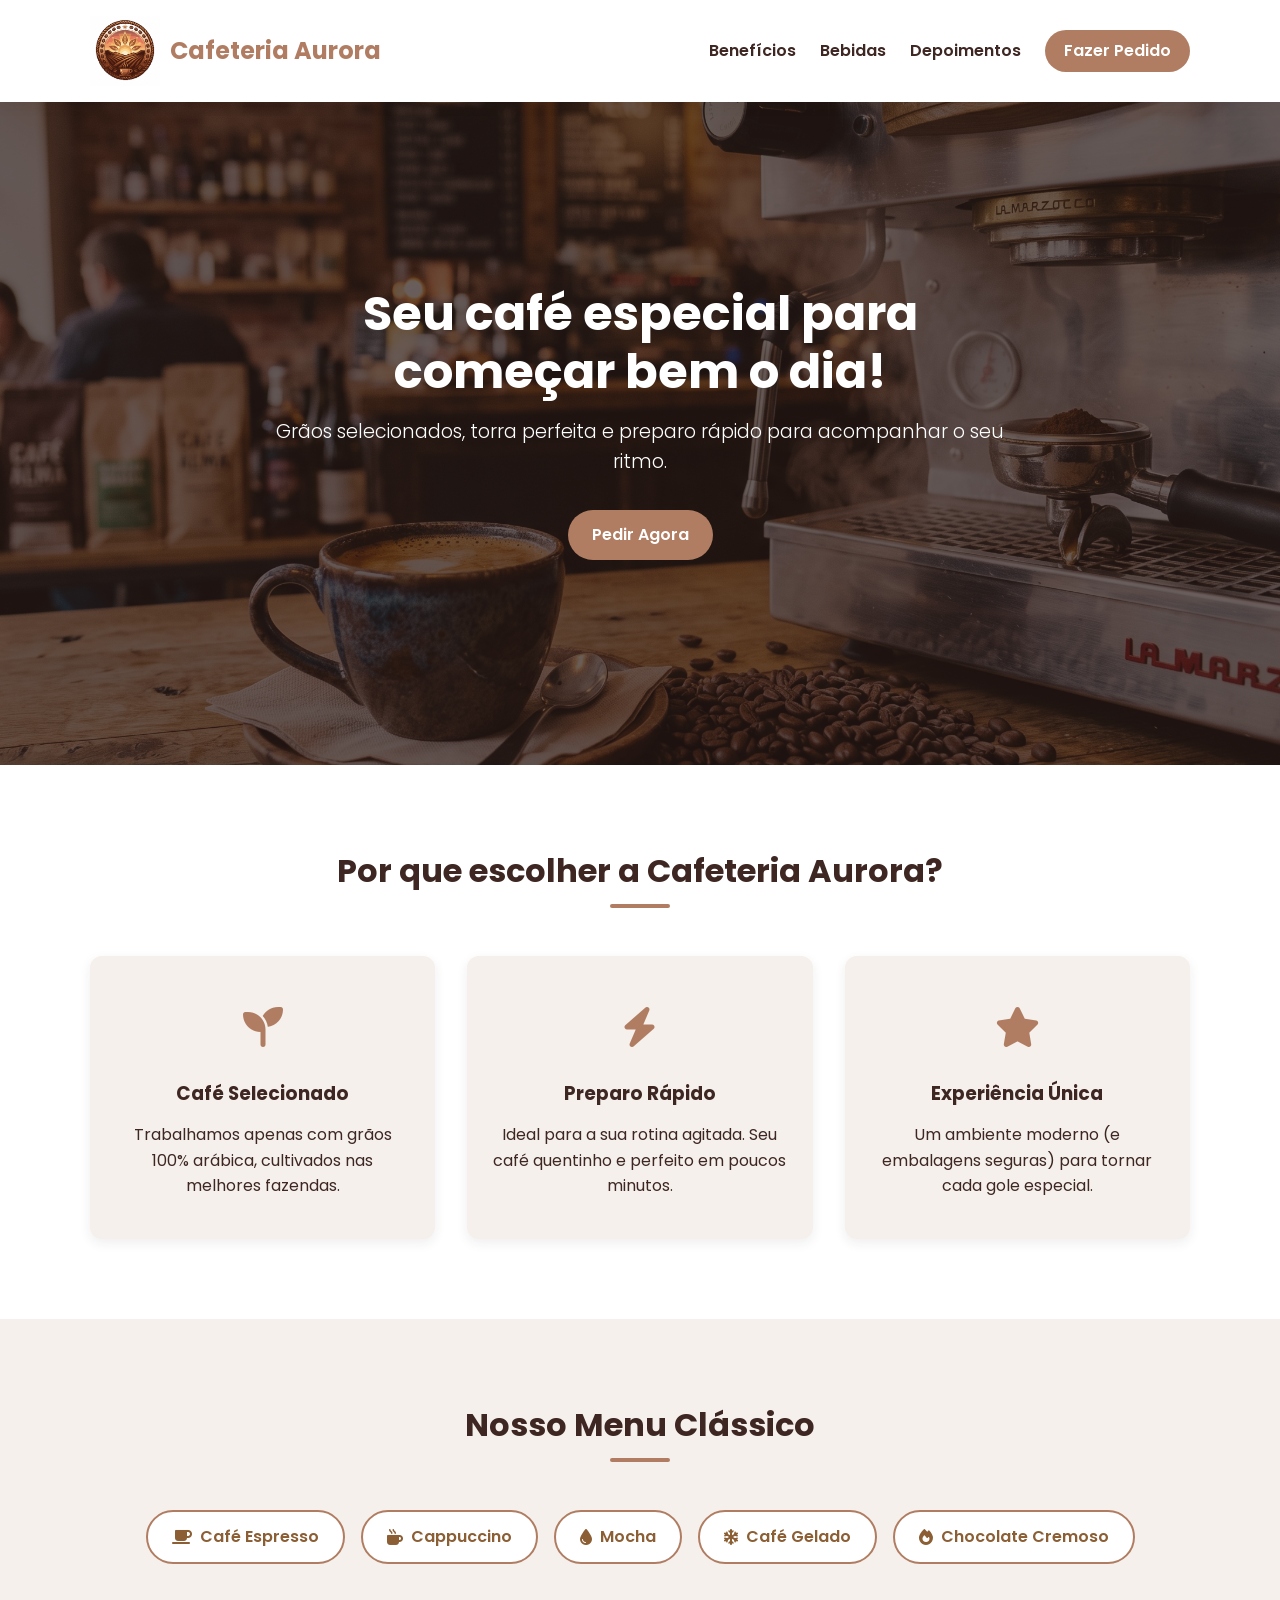
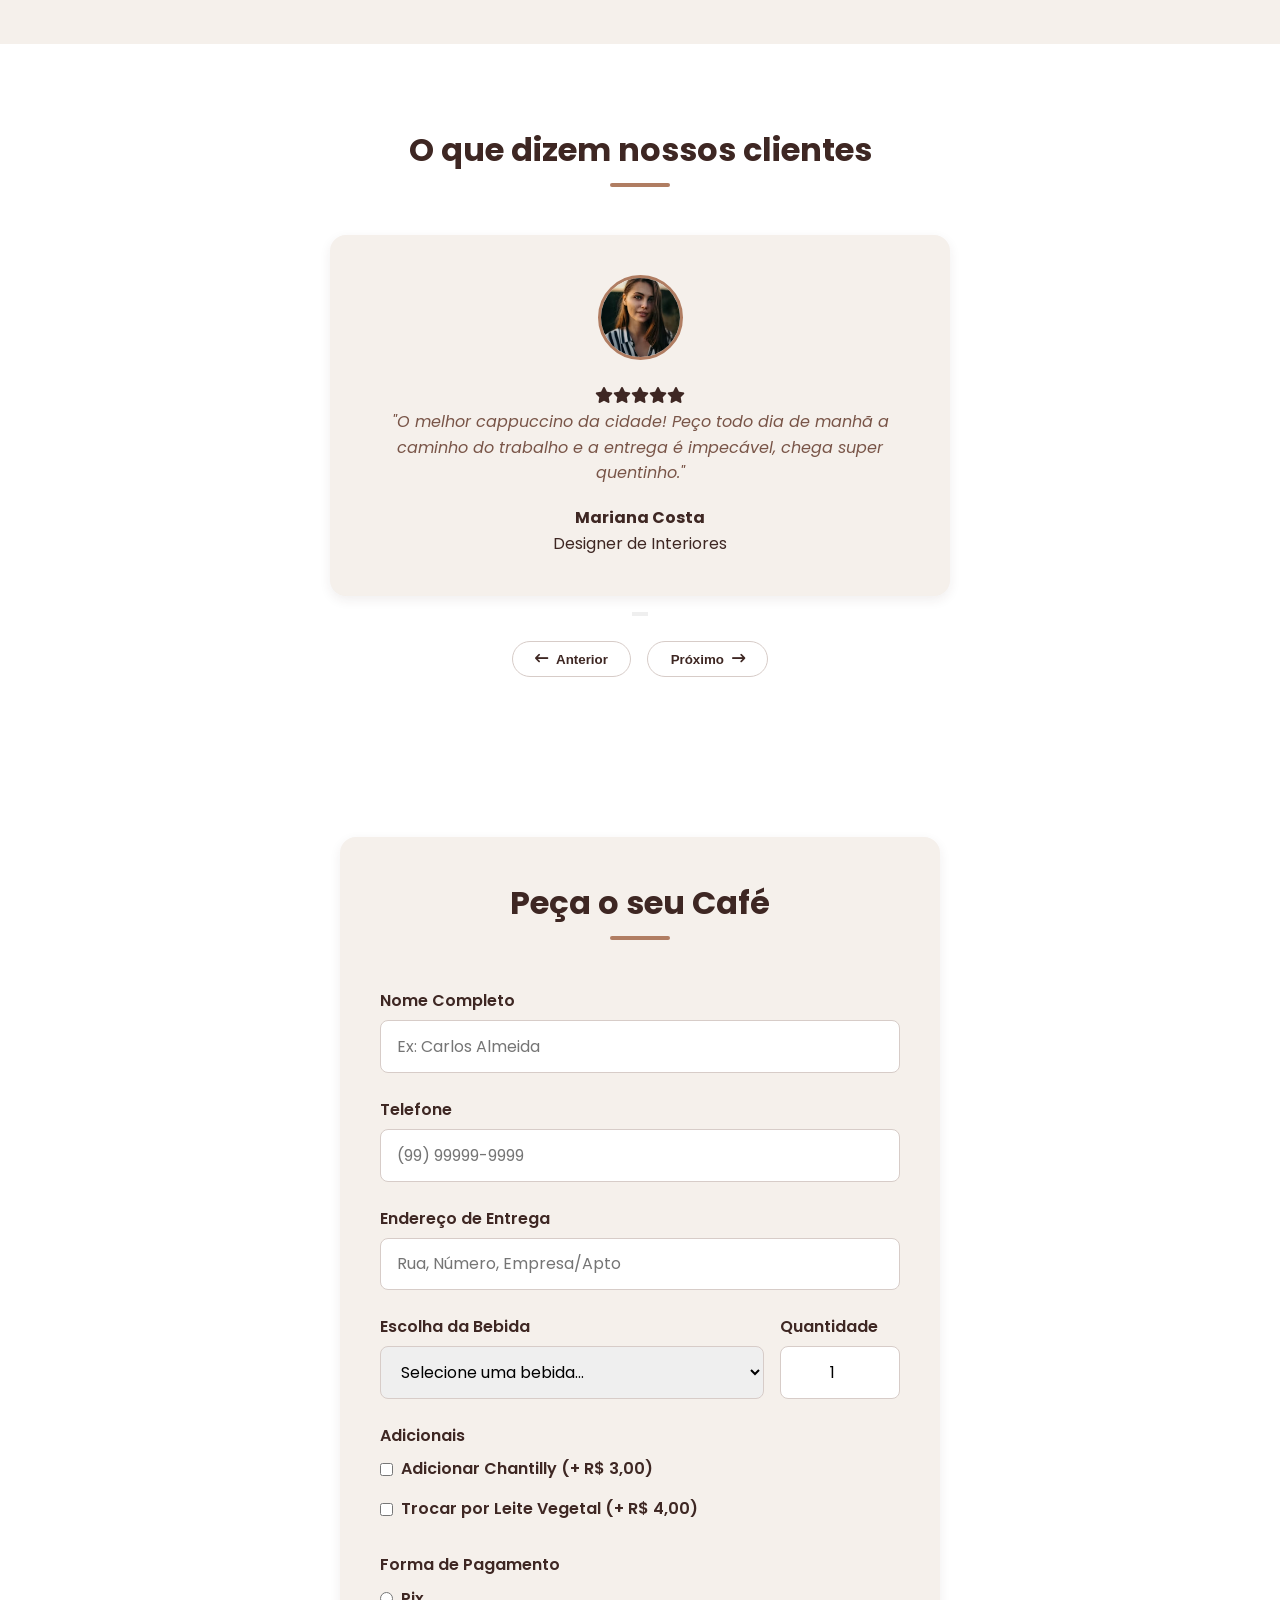
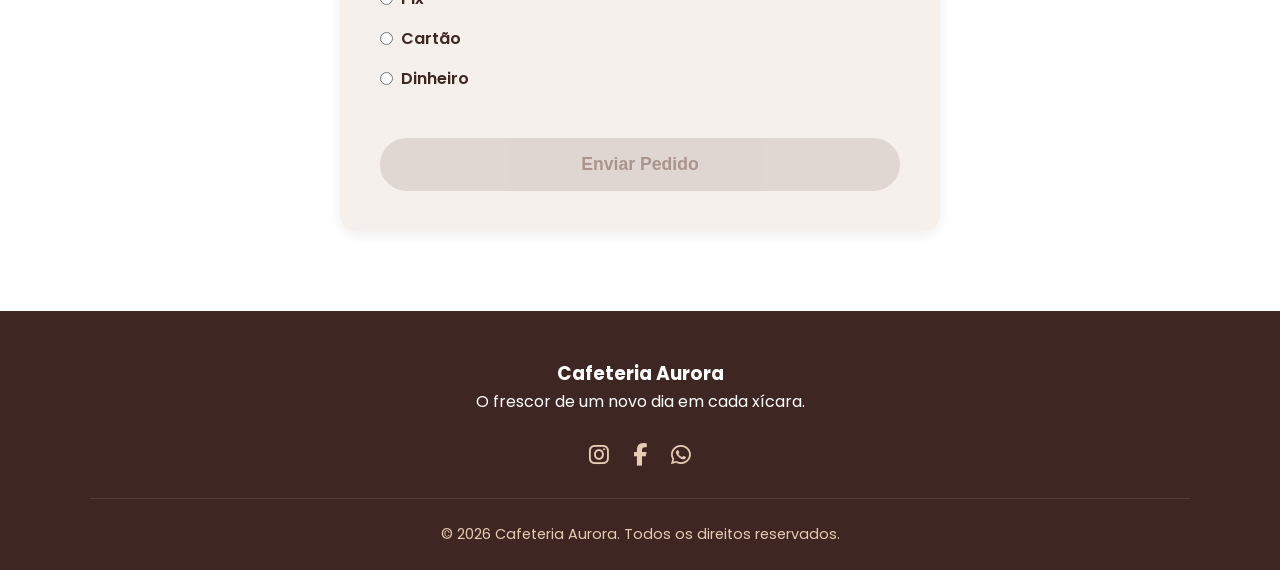
<file: index.html>
<!DOCTYPE html>
<html lang="pt-BR">

<head>
    <meta charset="UTF-8">
    <meta name="viewport" content="width=device-width, initial-scale=1.0">
    
    <title>Cafeteria Aurora - Especial e rápida</title>
    
    <!-- jsDelivr para os Icones -->
    <link rel="stylesheet" href="https://cdn.jsdelivr.net/npm/@fortawesome/fontawesome-free@6.5.1/css/all.min.css">
    
    <!-- Fontes Google -->
    <link rel="preconnect" href="https://fonts.googleapis.com">
    <link rel="preconnect" href="https://fonts.gstatic.com" crossorigin>
    <link rel="stylesheet" href="css/style.css">
    <link href="https://fonts.googleapis.com/css2?family=Poppins:wght@300;400;600;700&display=swap" rel="stylesheet">
</head>

<body>
    <!-- Cabeçalho Fixo -->
    <header class="header">
        <div class="container header-container">
            <a href="#" class="logo">
                <img src= "assets/img/logo.jpeg" alt="Logo Cafeteria Aurora" class="logo-img">  <span>Cafeteria Aurora</span>
            </a>
            <nav class="nav">
                <ul class="nav-list">
                    <li><a href="#beneficios">Benefícios</a></li>
                    <li><a href="#bebidas">Bebidas</a></li>
                    <li><a href="#depoimentos">Depoimentos</a></li>
                    <li><a href="#pedido" class="btn btn-nav">Fazer Pedido</a></li>
                </ul>
            </nav>
        </div>
    </header>

    <!-- Hero Section (Principal) -->
    <section class="hero" id="home">
        <div class="hero-overlay"></div>
        <div class="container hero-content">
            <h1>Seu café especial para começar bem o dia!</h1>
            <p>Grãos selecionados, torra perfeita e preparo rápido para acompanhar o seu ritmo.</p>
            <a href="#pedido" class="btn btn-primary">Pedir Agora</a>
        </div>
    </section>

    <!-- Seção Benefícios -->
    <section class="section benefits" id="beneficios">
        <div class="container">
            <h2 class="section-title">Por que escolher a Cafeteria Aurora?</h2>
            <div class="cards-grid">
                <div class="card">
                    <div class="card-icon"><i class="fa-solid fa-seedling"></i></div>
                    <h3>Café Selecionado</h3>
                    <p>Trabalhamos apenas com grãos 100% arábica, cultivados nas melhores fazendas.</p>
                </div>
                <div class="card">
                    <div class="card-icon"><i class="fa-solid fa-bolt"></i></div>
                    <h3>Preparo Rápido</h3>
                    <p>Ideal para a sua rotina agitada. Seu café quentinho e perfeito em poucos minutos.</p>
                </div>
                <div class="card">
                    <div class="card-icon"><i class="fa-solid fa-star"></i></div>
                    <h3>Experiência Única</h3>
                    <p>Um ambiente moderno (e embalagens seguras) para tornar cada gole especial.</p>
                </div>
            </div>
        </div>
    </section>

    <!-- Seção Bebidas (Sabores) -->
    <section class="section flavors" id="bebidas">
        <div class="container">
            <h2 class="section-title">Nosso Menu Clássico</h2>
            <div class="flavor-tags">
                <span class="tag"><i class="fa-solid fa-mug-saucer"></i> Café Espresso</span>
                <span class="tag"><i class="fa-solid fa-mug-hot"></i> Cappuccino</span>
                <span class="tag"><i class="fa-solid fa-droplet"></i> Mocha</span>
                <span class="tag"><i class="fa-solid fa-snowflake"></i> Café Gelado</span>
                <span class="tag"><i class="fa-solid fa-fire"></i> Chocolate Cremoso</span>
            </div>
        </div>
    </section>

   <!-- Seção Depoimentos -->
    <section class="section testimonials" id="depoimentos" tabindex="0" aria-label="Seção de Depoimentos">
        <div class="container">
            <h2 class="section-title">O que dizem nossos clientes</h2>
            <div class="testimonial-wrapper">
                
                <!-- Card completamente gerenciado pelo JavaScript -->
                <div class="testimonial-card"></div>
                
                <!-- Indicadores do Carousel -->
                <div class="carousel-dots" aria-label="Indicadores do carousel"></div>
                
                <!-- Controles do Carousel -->
                <div class="carousel-controls">
                    <button class="btn-carousel btn-carousel-prev" aria-label="Depoimento Anterior"><i
                            class="fa-solid fa-arrow-left-long"></i> Anterior</button>
                    <button class="btn-carousel btn-carousel-next" aria-label="Próximo Depoimento">Próximo <i
                            class="fa-solid fa-arrow-right-long"></i></button>                
                </div>
            </div>
        </div>
    </section>

    <!-- Formulário de Pedido -->
    <section class="section order-form" id="pedido">
        <div class="container form-container">
            <h2 class="section-title">Peça o seu Café</h2>
            <form action="obrigado.html" method="GET" class="form">
                
                <div class="form-group">
                    <label for="name">Nome Completo</label>
                    <input type="text" id="name" name="name" required placeholder="Ex: Carlos Almeida">
                </div>

                <div class="form-group">
                    <label for="phone">Telefone</label>
                    <input type="tel" id="phone" name="phone" required placeholder="(99) 99999-9999">
                </div>

                <div class="form-group">
                    <label for="address">Endereço de Entrega</label>
                    <input type="text" id="address" name="address" required placeholder="Rua, Número, Empresa/Apto">
                </div>

                <div class="form-row">
                    <div class="form-group form-group-drink">
                        <label for="drink">Escolha da Bebida</label>
                        <select id="drink" name="drink" required>
                            <option value="" disabled selected>Selecione uma bebida...</option>
                            <option value="espresso">Café Espresso</option>
                            <option value="cappuccino">Cappuccino</option>
                            <option value="mocha">Mocha</option>
                            <option value="gelado">Café Gelado</option>
                            <option value="chocolate">Chocolate Cremoso</option>
                        </select>
                    </div>

                    <div class="form-group form-group-quantity">
                        <label for="quantity">Quantidade</label>
                        <input type="number" id="quantity" name="quantity" min="1" max="99" value="1" required>
                    </div>
                </div>

                <fieldset class="form-group options-group">
                    <legend>Adicionais</legend>
                    <div class="checkbox-container">
                        <label class="custom-control">
                            <input type="checkbox" name="adicional" value="chantilly">
                            <span>Adicionar Chantilly (+ R$ 3,00)</span>
                        </label>
                        <label class="custom-control">
                            <input type="checkbox" name="adicional" value="leite-vegetal">
                            <span>Trocar por Leite Vegetal (+ R$ 4,00)</span>
                        </label>
                    </div>
                </fieldset>

                <fieldset class="form-group options-group">
                    <legend>Forma de Pagamento</legend>
                    <div class="radio-container">
                        <label class="custom-control">
                            <input type="radio" name="payment" value="pix" required>
                            <span>Pix</span>
                        </label>
                        <label class="custom-control">
                            <input type="radio" name="payment" value="cartao">
                            <span>Cartão</span>
                        </label>
                        <label class="custom-control">
                            <input type="radio" name="payment" value="dinheiro">
                            <span>Dinheiro</span>
                        </label>
                    </div>
                </fieldset>

                <button type="submit" class="btn btn-submit">Enviar Pedido</button>
            </form>
        </div>
    </section>

    <!-- Rodapé -->
    <footer class="footer">
        <div class="container footer-container">
            <div class="footer-brand">
                <h3>Cafeteria Aurora</h3>
                <p>O frescor de um novo dia em cada xícara.</p>
            </div>
            <div class="footer-socials">
                <a href="#" aria-label="Instagram"><i class="fa-brands fa-instagram"></i></a>
                <a href="#" aria-label="Facebook"><i class="fa-brands fa-facebook-f"></i></a>
                <a href="#" aria-label="WhatsApp"><i class="fa-brands fa-whatsapp"></i></a>
            </div>
            <div class="footer-copyright">
                <p>&copy; 2026 Cafeteria Aurora. Todos os direitos reservados.</p>
            </div>
        </div>
    </footer>

    <!-- Scripts -->
    <script src="js/carousel.js"></script>
    <script src="js/form-validate.js"></script>

</body>

</html>
</file>
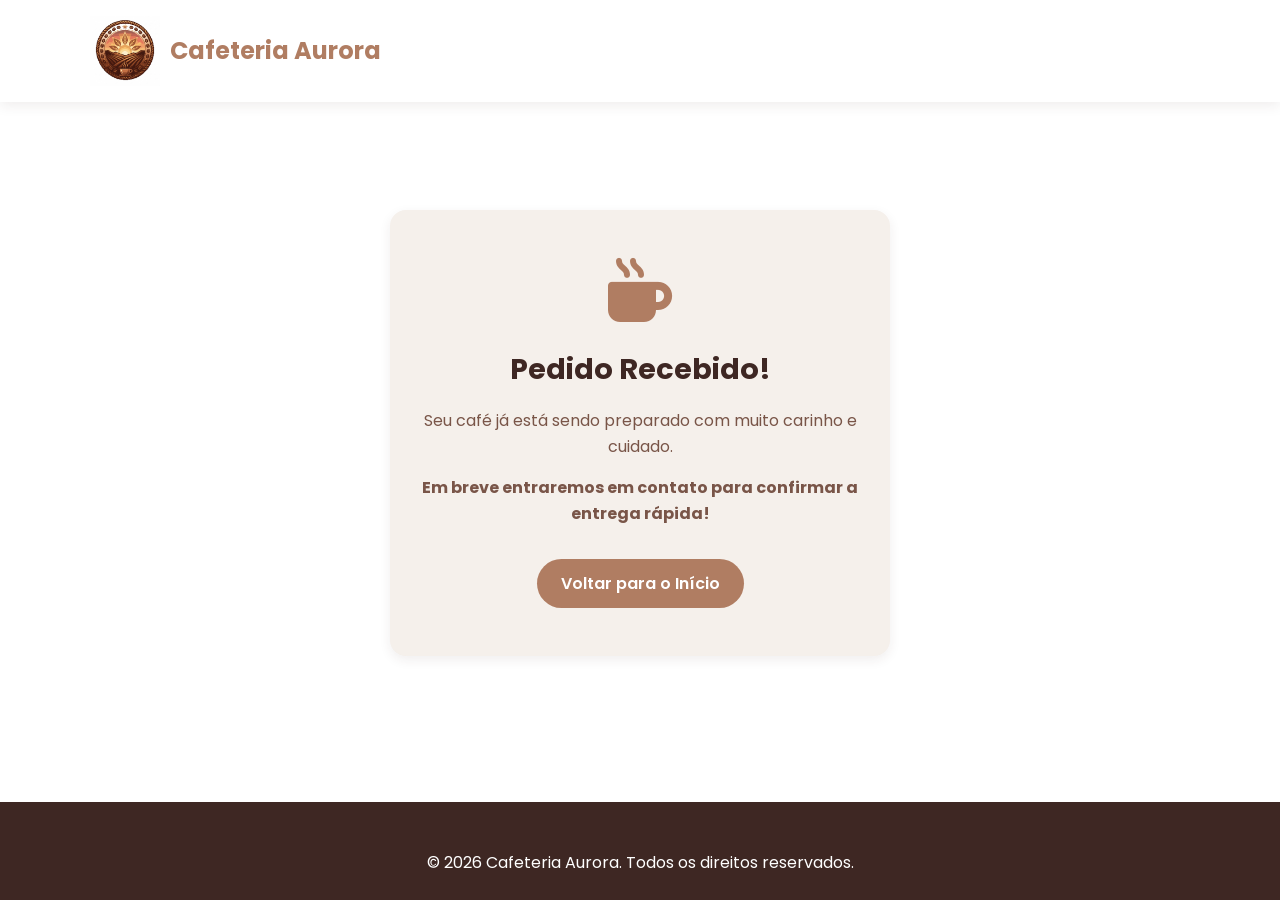
<file: obrigado.html>
<!DOCTYPE html>
<html lang="pt-BR">

<head>
    <meta charset="UTF-8">
    <meta name="viewport" content="width=device-width, initial-scale=1.0">
    <title>Pedido Confirmado - Cafeteria Aurora</title>
    <link rel="stylesheet" href="https://cdn.jsdelivr.net/npm/@fortawesome/fontawesome-free@6.5.1/css/all.min.css">
    <link rel="preconnect" href="https://fonts.googleapis.com">
    <link rel="preconnect" href="https://fonts.gstatic.com" crossorigin>
    <link href="https://fonts.googleapis.com/css2?family=Poppins:wght@300;400;600;700&display=swap" rel="stylesheet">
    <link rel="stylesheet" href="css/style.css">
</head>

<body class="thank-you-body">
    <header class="header">
        <div class="container header-container">
            <a href="#" class="logo">
                <img src= "assets/img/logo.jpeg" alt="Logo Cafeteria Aurora" class="logo-img">  <span>Cafeteria Aurora</span>
            </a>
        </div>
    </header>

    <main class="thank-you-container">
        <div class="thank-you-card">
            <i class="fa-solid fa-mug-hot success-icon"></i>
            <h1>Pedido Recebido!</h1>
            <p>Seu café já está sendo preparado com muito carinho e cuidado.</p>
            <p><strong>Em breve entraremos em contato para confirmar a entrega rápida!</strong></p>
            <a href="index.html" class="btn btn-primary">Voltar para o Início</a>
        </div>
    </main>

    <footer class="footer">
        <div class="container footer-container">
            <p>&copy; 2026 Cafeteria Aurora. Todos os direitos reservados.</p>
        </div>
    </footer>
</body>

</html>
</file>
<file: css/style.css>
/* ======= Variáveis e Reset Global (Paleta de Cores) ======= */
:root {
    --primary: #b07d62;       /* Tom de caramelo/café claro */
    --primary-dark: #8b5e34;  /* Tom de café escuro */
    --secondary: #e6ccb2;     /* Tom de leite/espuma */
    --dark: #3e2723;          /* Marrom bem escuro (texto) */
    --light: #f5f0eb;         /* Fundo levemente bege */
    --white: #ffffff;
    --gray: #795548;
    --border-color: #d7ccc8;
    --shadow: 0 4px 12px rgba(62, 39, 35, 0.08);
    --transition: all 0.3s ease;
}

* {
    margin: 0;
    padding: 0;
    box-sizing: border-box;
    scroll-behavior: smooth;
}

body {
    font-family: 'Poppins', sans-serif;
    color: var(--dark);
    background-color: var(--white);
    line-height: 1.6;
}

.container {
    width: 90%;
    max-width: 1100px;
    margin: 0 auto;
}

/* ======= Header & Navegação ======= */
.header {
    position: fixed;
    top: 0;
    left: 0;
    width: 100%;
    background-color: var(--white);
    box-shadow: var(--shadow);
    z-index: 1000;
}

.header-container {
    display: flex;
    justify-content: space-between;
    align-items: center;
    padding: 1rem 0;
}

.logo-img {
    height: 70px; 
    width: auto;  
    object-fit: contain;
}

.logo {
    font-size: 1.5rem;
    font-weight: 700;
    color: var(--dark);
    text-decoration: none;
    display: flex;
    align-items: center;
    gap: 0.6rem;
}

.logo i, .logo span {
    color: var(--primary);
}

.nav-list {
    display: flex;
    list-style: none;
    align-items: center;
    gap: 1.5rem;
}

.nav-list a {
    text-decoration: none;
    color: var(--dark);
    font-weight: 600;
    transition: var(--transition);
}

.nav-list a:hover {
    color: var(--primary);
}

/* ======= Botões ======= */
.btn {
    display: inline-block;
    padding: 0.75rem 1.5rem;
    border-radius: 30px;
    font-weight: 600;
    text-decoration: none;
    cursor: pointer;
    border: none;
    transition: var(--transition);
    text-align: center;
}

.btn-primary {
    background-color: var(--primary);
    color: var(--white);
}

.btn-primary:hover {
    background-color: var(--primary-dark);
    transform: translateY(-2px);
}

.btn-nav {
    background-color: var(--primary);
    color: var(--white) !important;
    padding: 0.5rem 1.2rem;
}

.btn-nav:hover {
    background-color: var(--primary-dark);
}

/* ======= Hero Section ======= */
.hero {
    position: relative;
    min-height: 85vh;
    /* Imagem de fundo parallax */
    background: url('../assets/img/cafeteriafundo.jpg') center/cover no-repeat fixed;
    display: flex;
    align-items: center;
    justify-content: center;
    text-align: center;
    padding-top: 80px;
}

.hero-overlay {
    position: absolute;
    inset: 0;
    background: rgba(43, 27, 23, 0.7); /* Tom de café escuro */
}

.hero-content {
    position: relative;
    color: var(--white);
    max-width: 750px;
}

.hero-content h1 {
    font-size: 3rem;
    font-weight: 700;
    margin-bottom: 1rem;
    line-height: 1.2;
}

.hero-content p {
    font-size: 1.2rem;
    margin-bottom: 2rem;
    font-weight: 300;
}

/* ======= Seções Gerais ======= */
.section {
    padding: 5rem 0;
    scroll-margin-top: 100px;
}

.section-title {
    text-align: center;
    font-size: 2rem;
    margin-bottom: 3rem;
    position: relative;
    color: var(--dark);
}

.section-title::after {
    content: '';
    display: block;
    width: 60px;
    height: 4px;
    background-color: var(--primary);
    margin: 0.5rem auto 0;
    border-radius: 2px;
}

/* ======= Benefícios ======= */
.cards-grid {
    display: grid;
    grid-template-columns: repeat(auto-fit, minmax(250px, 1fr));
    gap: 2rem;
}

.card {
    background: var(--light);
    padding: 2.5rem 1.5rem;
    border-radius: 12px;
    text-align: center;
    box-shadow: var(--shadow);
    transition: var(--transition);
}

.card:hover {
    transform: translateY(-5px);
}

.card-icon {
    font-size: 2.5rem;
    color: var(--primary);
    margin-bottom: 1.2rem;
}

.card h3 {
    margin-bottom: 0.8rem;
}

/* ======= Sabores (Bebidas) ======= */
.flavors {
    background-color: var(--light);
}

.flavor-tags {
    display: flex;
    flex-wrap: wrap;
    justify-content: center;
    gap: 1rem;
}

.tag {
    background: var(--white);
    border: 2px solid var(--primary);
    color: var(--primary-dark);
    padding: 0.75rem 1.5rem;
    border-radius: 30px;
    font-weight: 600;
    font-size: 1rem;
    display: inline-flex;
    align-items: center;
    gap: 0.5rem;
    transition: var(--transition);
    cursor: default;
}

.tag:hover {
    background-color: var(--primary);
    color: var(--white);
    transform: scale(1.05);
}

/* ======= Depoimentos ======= */
.testimonial-wrapper {
    max-width: 620px;
    margin: 0 auto;
    text-align: center;
    position: relative;
}

.testimonial-card {
    background: var(--light);
    padding: 2.5rem;
    border-radius: 16px;
    box-shadow: var(--shadow);
}

.testimonial-avatar {
    width: 85px;
    height: 85px;
    border-radius: 50%;
    object-fit: cover;
    margin-bottom: 1rem;
    border: 3px solid var(--primary);
}

.testimonial-quote {
    font-style: italic;
    margin-bottom: 1.2rem;
    color: var(--gray);
}

.testimonial-name {
    font-weight: 700;
}

.carousel-controls {
    margin-top: 1.2rem;
    display: flex;
    justify-content: center;
    gap: 1rem;
}

.btn-carousel {
    background-color: var(--white);
    border: 1px solid var(--border-color);
    color: var(--dark);
    padding: 0.6rem 1.4rem;
    border-radius: 25px;
    font-weight: 600;
    cursor: pointer;
    transition: var(--transition);
    display: inline-flex;
    align-items: center;
    gap: 0.5rem;
}

.btn-carousel:hover {
    background-color: var(--primary);
    color: var(--white);
    border-color: var(--primary);
}

/* ======= Formulário de Pedido  ======= */
.order-form {
    background-color: var(--white);
}

.form-container {
    max-width: 600px;
    background-color: var(--light);
    padding: 2.5rem;
    border-radius: 16px;
    box-shadow: var(--shadow);
}

.form-group {
    margin-bottom: 1.5rem;
    display: flex;
    flex-direction: column;
}

.form-group label {
    font-weight: 600;
    margin-bottom: 0.4rem;
}

.form-row {
    display: flex;
    gap: 1rem;
    align-items: flex-start;
}

.form-group-drink {
    flex: 1;
}

.form-group-quantity {
    width: 120px;
    flex-shrink: 0;
}

.form-group input[type="text"],
.form-group input[type="tel"],
.form-group input[type="number"],
.form-group select {
    padding: 0.8rem 1rem;
    border: 1px solid var(--border-color);
    border-radius: 8px;
    font-family: inherit;
    font-size: 1rem;
    outline: none;
    transition: var(--transition);
        width: 100%;
}

.form-group-quantity input[type="number"] {
    text-align: center;
}

.form-group input:focus,
.form-group select:focus {
    border-color: var(--primary);
}

.form-group input.is-invalid,
.form-group select.is-invalid {
    border-color: #d9534f;
    background-color: #fff8f8;
}

.error-message {
    color: #c0392b;
    font-size: 0.82rem;
    font-weight: 500;
    margin-top: 0.35rem;
    display: block;
}

.options-group {
    border: none;
    padding: 0;
}

.options-group legend {
    font-weight: 600;
    margin-bottom: 0.5rem;
}

.checkbox-container,
.radio-container {
    display: flex;
    flex-direction: column;
    gap: 0.5rem;
}

.custom-control {
    display: flex;
    align-items: center;
    gap: 0.5rem;
    font-weight: 400;
    cursor: pointer;
}

.btn-submit {
    width: 100%;
    background-color: var(--primary);
    color: var(--white);
    padding: 1rem;
    font-size: 1.1rem;
    margin-top: 1rem;
    transition: var(--transition);
}

.btn-submit:not(:disabled):hover {
    background-color: var(--primary-dark);
}

.btn-submit:disabled {
    background-color: #d7ccc8;
    color: #8d6e63;
    cursor: not-allowed;
    opacity: 0.7;
    box-shadow: none;
    transform: none;
}

/* ======= Página de Agradecimento (grazzie.html) ======= */
.thank-you-body {
    min-height: 100vh;
    display: flex;
    flex-direction: column;
    justify-content: space-between;
}

.thank-you-container {
    flex: 1;
    display: flex;
    align-items: center;
    justify-content: center;
    padding: 6rem 1rem 2rem;
}

.thank-you-card {
    text-align: center;
    background: var(--light);
    padding: 3rem 2rem;
    border-radius: 16px;
    box-shadow: var(--shadow);
    max-width: 500px;
}

.success-icon {
    font-size: 4rem;
    color: var(--primary);
    margin-bottom: 1.5rem;
}

.thank-you-card h1 {
    font-size: 1.8rem;
    margin-bottom: 1rem;
}

.thank-you-card p {
    margin-bottom: 1rem;
    color: var(--gray);
}

.thank-you-card .btn {
    margin-top: 1rem;
}

/* ======= Rodapé ======= */
.footer {
    background-color: var(--dark);
    color: var(--white);
    padding: 3rem 0 1.5rem;
    text-align: center;
}

.footer-container {
    display: flex;
    flex-direction: column;
    align-items: center;
    gap: 1.5rem;
}

.footer-socials {
    display: flex;
    gap: 1.5rem;
}

.footer-socials a {
    color: var(--secondary);
    font-size: 1.4rem;
    transition: var(--transition);
}

.footer-socials a:hover {
    color: var(--primary);
    transform: translateY(-3px);
}

.footer-copyright {
    font-size: 0.9rem;
    color: var(--secondary);
    border-top: 1px solid rgba(255, 255, 255, 0.1);
    padding-top: 1.5rem;
    width: 100%;
}

/* ======= Responsividade (Mobile First / Tablet / Mobile) ======= */
@media (max-width: 768px) {
    .header-container {
        flex-direction: column;
        gap: 0.8rem;
    }

    .nav-list {
        gap: 0.8rem;
        font-size: 0.9rem;
    }

    .hero-content h1 {
        font-size: 2.2rem;
    }

    .section {
        padding: 3.5rem 0;
    }

    .form-container {
        padding: 1.5rem;
    }
}
</file>
